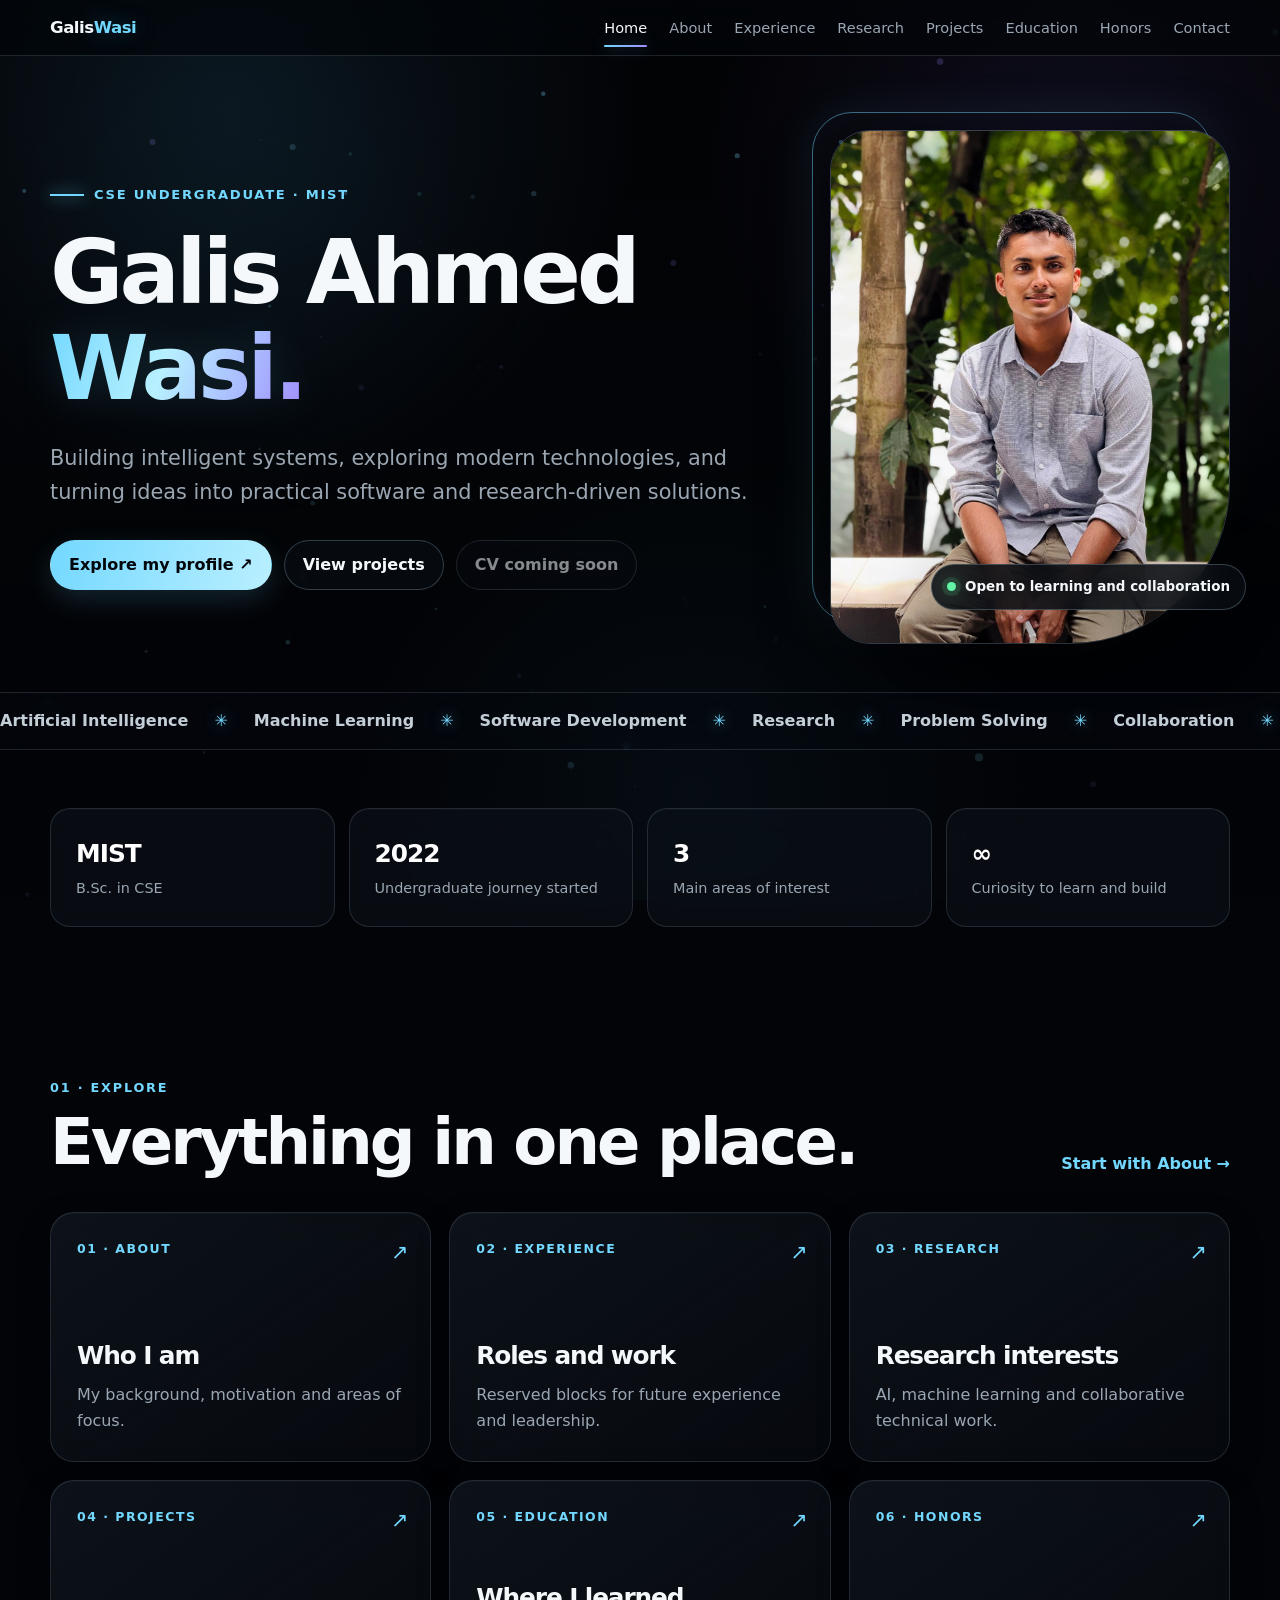
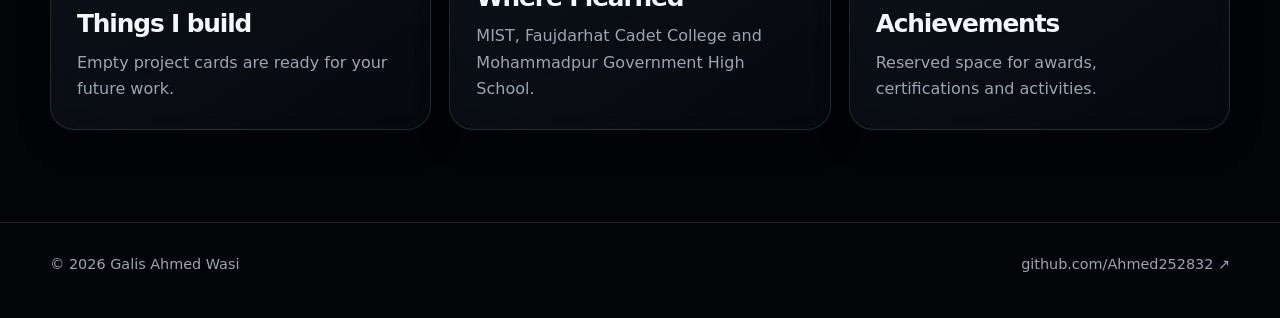
<file: index.html>
<!doctype html>
<html lang="en">
<head>
  <meta charset="utf-8">
  <meta name="viewport" content="width=device-width, initial-scale=1">
  <meta name="description" content="Portfolio of Galis Ahmed Wasi, a CSE undergraduate at MIST interested in AI, machine learning, software development and research.">
  <title>Galis Ahmed Wasi | Portfolio</title>
  <link rel="stylesheet" href="assets/css/style.css">
</head>
<body>
  <header class="site-header">
    <div class="container nav-wrap">
      <a class="brand" href="index.html">Galis<span>Wasi</span></a>
      <button class="menu-btn" type="button" aria-label="Open navigation" aria-expanded="false">☰</button>
      <nav class="nav-links" aria-label="Primary navigation">
        <a aria-current="page" href="index.html">Home</a>
        <a href="about.html">About</a>
        <a href="experience.html">Experience</a>
        <a href="research.html">Research</a>
        <a href="projects.html">Projects</a>
        <a href="education.html">Education</a>
        <a href="honors.html">Honors</a>
        <a href="contact.html">Contact</a>
      </nav>
    </div>
  </header>

  <main>
    <section class="hero">
      <div class="container hero-grid">
        <div class="reveal">
          <div class="eyebrow">CSE Undergraduate · MIST</div>
          <h1>Galis Ahmed <span>Wasi.</span></h1>
          <p class="lead">Building intelligent systems, exploring modern technologies, and turning ideas into practical software and research-driven solutions.</p>
          <div class="hero-actions">
            <a class="btn btn-primary" href="about.html">Explore my profile ↗</a>
            <a class="btn btn-soft" href="projects.html">View projects</a>
            <span class="btn btn-soft btn-disabled" title="Add your CV file later">CV coming soon</span>
          </div>
        </div>
        <div class="portrait-shell reveal">
          <img class="portrait" src="assets/images/profile.jpeg" alt="Portrait of Galis Ahmed Wasi">
          <div class="status-chip"><span class="status-dot"></span> Open to learning and collaboration</div>
        </div>
      </div>
    </section>

    <div class="marquee" aria-label="Areas of interest">
      <div class="marquee-track">
        <span>Artificial Intelligence</span><span>Machine Learning</span><span>Software Development</span><span>Research</span><span>Problem Solving</span><span>Collaboration</span>
        <span>Artificial Intelligence</span><span>Machine Learning</span><span>Software Development</span><span>Research</span><span>Problem Solving</span><span>Collaboration</span>
      </div>
    </div>

    <section class="section-sm">
      <div class="container stats-grid reveal">
        <div class="stat"><strong>MIST</strong><span>B.Sc. in CSE</span></div>
        <div class="stat"><strong>2022</strong><span>Undergraduate journey started</span></div>
        <div class="stat"><strong>3</strong><span>Main areas of interest</span></div>
        <div class="stat"><strong>∞</strong><span>Curiosity to learn and build</span></div>
      </div>
    </section>

    <section class="section">
      <div class="container">
        <div class="section-head reveal">
          <div>
            <div class="section-number">01 · Explore</div>
            <h2>Everything in one place.</h2>
          </div>
          <a class="text-link" href="about.html">Start with About →</a>
        </div>
        <div class="cards">
          <a class="card reveal" href="about.html"><span class="card-index">01 · About</span><span class="card-arrow">↗</span><h3>Who I am</h3><p>My background, motivation and areas of focus.</p></a>
          <a class="card reveal" href="experience.html"><span class="card-index">02 · Experience</span><span class="card-arrow">↗</span><h3>Roles and work</h3><p>Reserved blocks for future experience and leadership.</p></a>
          <a class="card reveal" href="research.html"><span class="card-index">03 · Research</span><span class="card-arrow">↗</span><h3>Research interests</h3><p>AI, machine learning and collaborative technical work.</p></a>
          <a class="card reveal" href="projects.html"><span class="card-index">04 · Projects</span><span class="card-arrow">↗</span><h3>Things I build</h3><p>Empty project cards are ready for your future work.</p></a>
          <a class="card reveal" href="education.html"><span class="card-index">05 · Education</span><span class="card-arrow">↗</span><h3>Where I learned</h3><p>MIST, Faujdarhat Cadet College and Mohammadpur Government High School.</p></a>
          <a class="card reveal" href="honors.html"><span class="card-index">06 · Honors</span><span class="card-arrow">↗</span><h3>Achievements</h3><p>Reserved space for awards, certifications and activities.</p></a>
        </div>
      </div>
    </section>
  </main>

  <footer class="site-footer"><div class="container footer-wrap"><span>© <span data-year></span> Galis Ahmed Wasi</span><a href="https://github.com/Ahmed252832" target="_blank" rel="noreferrer">github.com/Ahmed252832 ↗</a></div></footer>
  <script src="assets/js/main.js"></script>
</body>
</html>
</file>
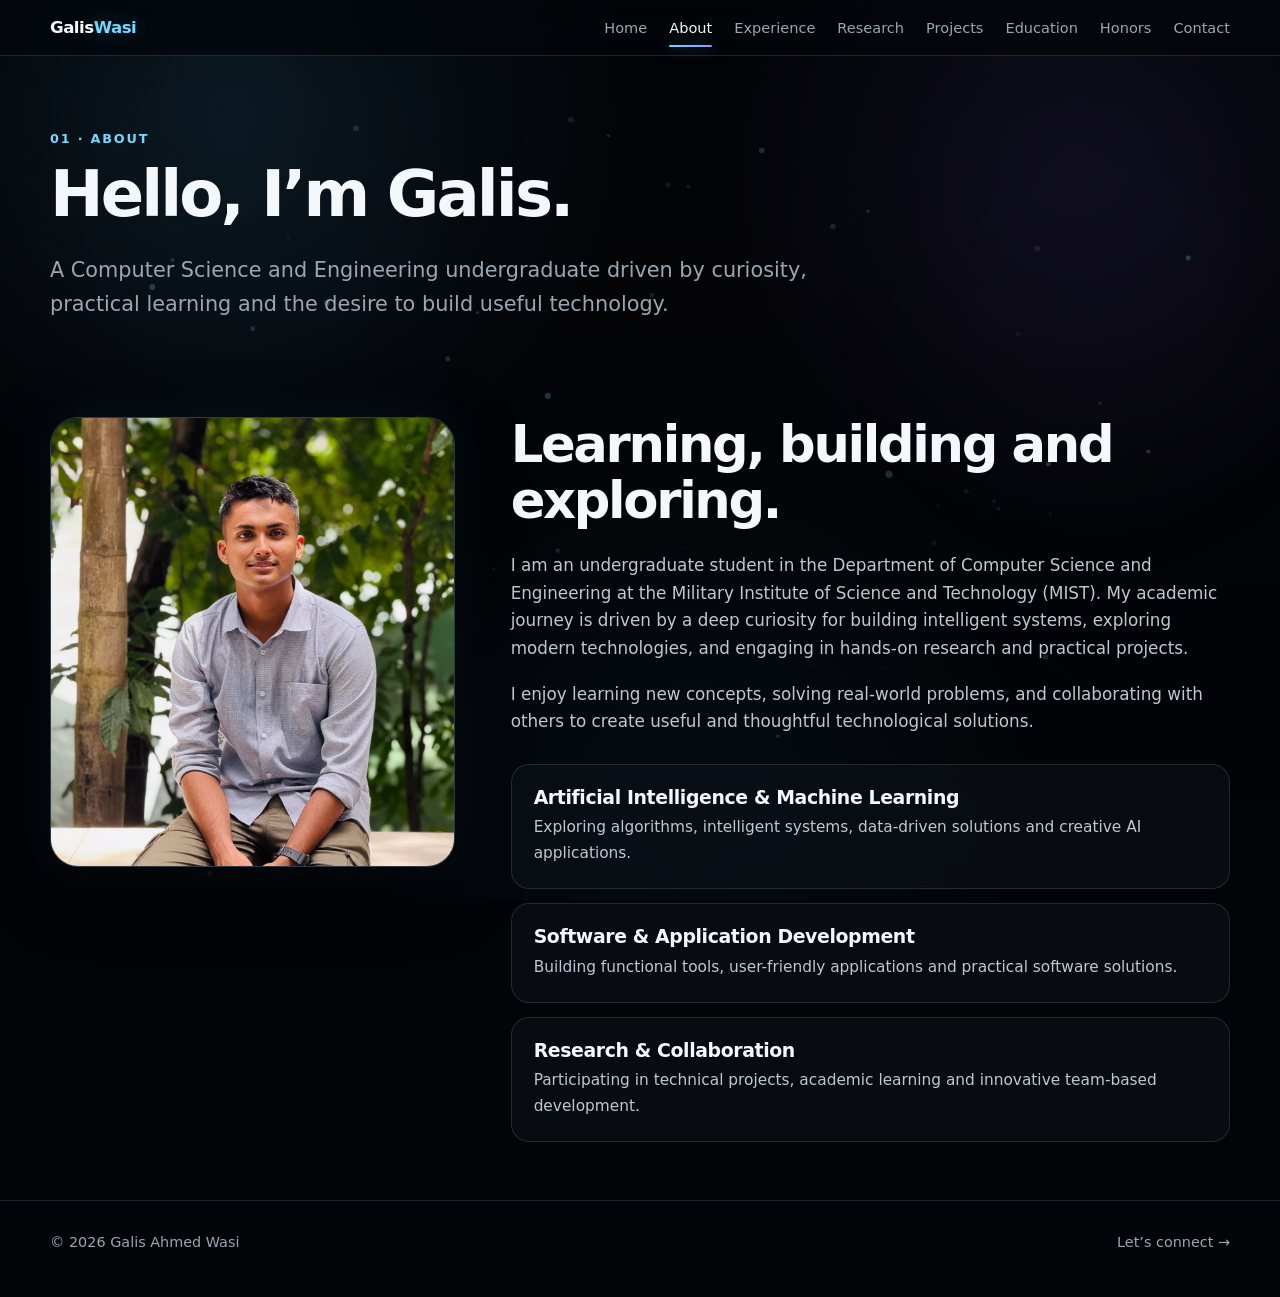
<file: about.html>
<!doctype html><html lang="en"><head><meta charset="utf-8"><meta name="viewport" content="width=device-width, initial-scale=1"><meta name="description" content="About Galis Ahmed Wasi"><title>About | Galis Ahmed Wasi</title><link rel="stylesheet" href="assets/css/style.css"></head><body>
<header class="site-header"><div class="container nav-wrap"><a class="brand" href="index.html">Galis<span>Wasi</span></a><button class="menu-btn" type="button" aria-label="Open navigation" aria-expanded="false">☰</button><nav class="nav-links"><a href="index.html">Home</a><a aria-current="page" href="about.html">About</a><a href="experience.html">Experience</a><a href="research.html">Research</a><a href="projects.html">Projects</a><a href="education.html">Education</a><a href="honors.html">Honors</a><a href="contact.html">Contact</a></nav></div></header>
<main><section class="page-hero"><div class="container reveal"><div class="section-number">01 · About</div><h1>Hello, I’m Galis.</h1><p class="lead">A Computer Science and Engineering undergraduate driven by curiosity, practical learning and the desire to build useful technology.</p></div></section>
<section class="section-sm"><div class="container content-grid"><aside class="sticky-panel reveal"><img class="small-portrait" src="assets/images/profile.jpeg" alt="Portrait of Galis Ahmed Wasi"></aside><article class="copy reveal"><h2>Learning, building and exploring.</h2><p>I am an undergraduate student in the Department of Computer Science and Engineering at the Military Institute of Science and Technology (MIST). My academic journey is driven by a deep curiosity for building intelligent systems, exploring modern technologies, and engaging in hands-on research and practical projects.</p><p>I enjoy learning new concepts, solving real-world problems, and collaborating with others to create useful and thoughtful technological solutions.</p><div class="interest-list"><div class="interest-item"><h3>Artificial Intelligence & Machine Learning</h3><p>Exploring algorithms, intelligent systems, data-driven solutions and creative AI applications.</p></div><div class="interest-item"><h3>Software & Application Development</h3><p>Building functional tools, user-friendly applications and practical software solutions.</p></div><div class="interest-item"><h3>Research & Collaboration</h3><p>Participating in technical projects, academic learning and innovative team-based development.</p></div></div></article></div></section></main>
<footer class="site-footer"><div class="container footer-wrap"><span>© <span data-year></span> Galis Ahmed Wasi</span><a href="contact.html">Let’s connect →</a></div></footer><script src="assets/js/main.js"></script></body></html>
</file>
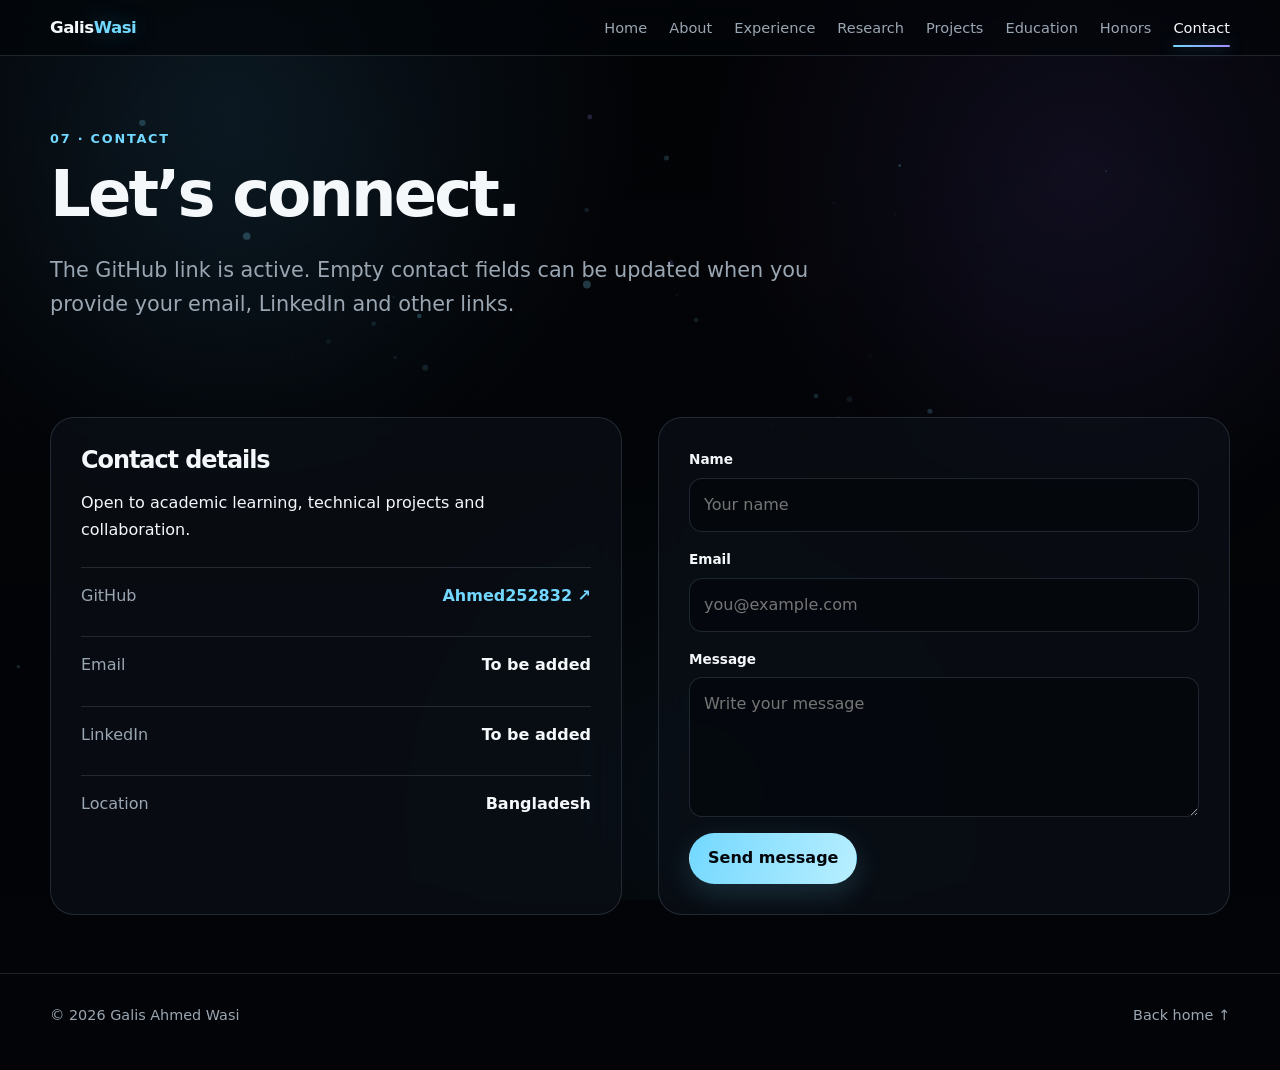
<file: contact.html>
<!doctype html><html lang="en"><head><meta charset="utf-8"><meta name="viewport" content="width=device-width, initial-scale=1"><meta name="description" content="Contact Galis Ahmed Wasi"><title>Contact | Galis Ahmed Wasi</title><link rel="stylesheet" href="assets/css/style.css"></head><body>
<header class="site-header"><div class="container nav-wrap"><a class="brand" href="index.html">Galis<span>Wasi</span></a><button class="menu-btn" type="button" aria-label="Open navigation" aria-expanded="false">☰</button><nav class="nav-links"><a href="index.html">Home</a><a href="about.html">About</a><a href="experience.html">Experience</a><a href="research.html">Research</a><a href="projects.html">Projects</a><a href="education.html">Education</a><a href="honors.html">Honors</a><a aria-current="page" href="contact.html">Contact</a></nav></div></header>
<main><section class="page-hero"><div class="container reveal"><div class="section-number">07 · Contact</div><h1>Let’s connect.</h1><p class="lead">The GitHub link is active. Empty contact fields can be updated when you provide your email, LinkedIn and other links.</p></div></section><section class="section-sm"><div class="container contact-grid">
<div class="contact-panel reveal"><h2>Contact details</h2><p>Open to academic learning, technical projects and collaboration.</p><div class="contact-list"><div class="contact-item"><span>GitHub</span><a class="text-link" href="https://github.com/Ahmed252832" target="_blank" rel="noreferrer">Ahmed252832 ↗</a></div><div class="contact-item"><span>Email</span><strong>To be added</strong></div><div class="contact-item"><span>LinkedIn</span><strong>To be added</strong></div><div class="contact-item"><span>Location</span><strong>Bangladesh</strong></div></div></div>
<form class="contact-form reveal" onsubmit="event.preventDefault(); alert('Add your email service or Formspree link to activate this form.');"><div class="form-row"><label for="name">Name</label><input id="name" name="name" type="text" placeholder="Your name"></div><div class="form-row"><label for="email">Email</label><input id="email" name="email" type="email" placeholder="you@example.com"></div><div class="form-row"><label for="message">Message</label><textarea id="message" name="message" placeholder="Write your message"></textarea></div><button class="btn btn-primary" type="submit">Send message</button></form>
</div></section></main><footer class="site-footer"><div class="container footer-wrap"><span>© <span data-year></span> Galis Ahmed Wasi</span><a href="index.html">Back home ↑</a></div></footer><script src="assets/js/main.js"></script></body></html>
</file>
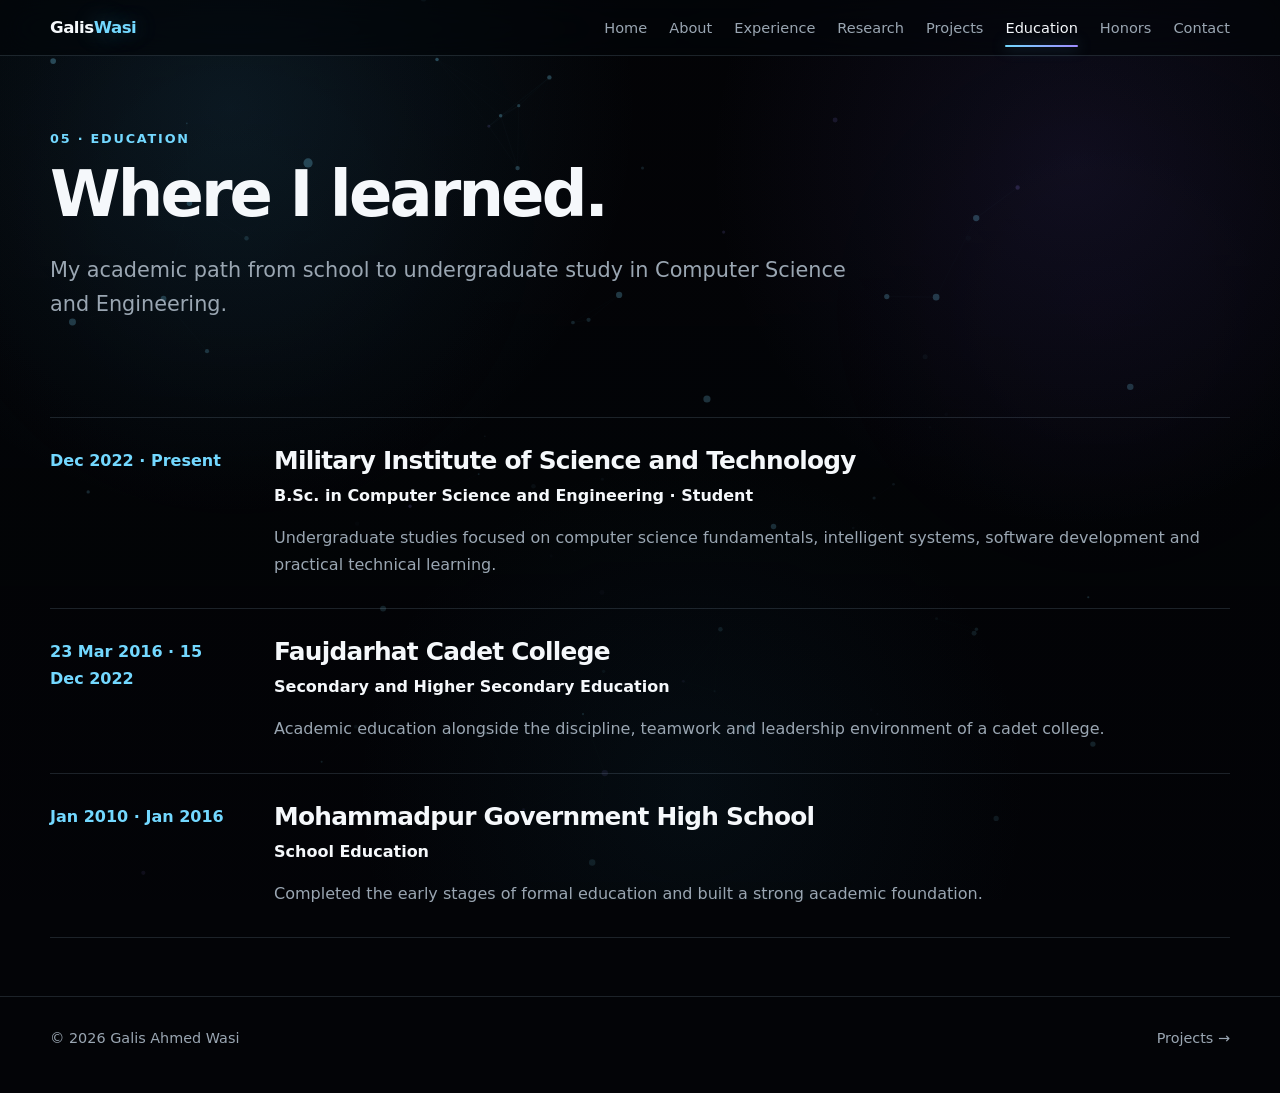
<file: education.html>
<!doctype html><html lang="en"><head><meta charset="utf-8"><meta name="viewport" content="width=device-width, initial-scale=1"><meta name="description" content="Education of Galis Ahmed Wasi"><title>Education | Galis Ahmed Wasi</title><link rel="stylesheet" href="assets/css/style.css"></head><body>
<header class="site-header"><div class="container nav-wrap"><a class="brand" href="index.html">Galis<span>Wasi</span></a><button class="menu-btn" type="button" aria-label="Open navigation" aria-expanded="false">☰</button><nav class="nav-links"><a href="index.html">Home</a><a href="about.html">About</a><a href="experience.html">Experience</a><a href="research.html">Research</a><a href="projects.html">Projects</a><a aria-current="page" href="education.html">Education</a><a href="honors.html">Honors</a><a href="contact.html">Contact</a></nav></div></header>
<main><section class="page-hero"><div class="container reveal"><div class="section-number">05 · Education</div><h1>Where I learned.</h1><p class="lead">My academic path from school to undergraduate study in Computer Science and Engineering.</p></div></section><section class="section-sm"><div class="container timeline reveal">
<div class="timeline-item"><div class="timeline-date">Dec 2022 · Present</div><div class="timeline-content"><h3>Military Institute of Science and Technology</h3><span class="role">B.Sc. in Computer Science and Engineering · Student</span><p>Undergraduate studies focused on computer science fundamentals, intelligent systems, software development and practical technical learning.</p></div></div>
<div class="timeline-item"><div class="timeline-date">23 Mar 2016 · 15 Dec 2022</div><div class="timeline-content"><h3>Faujdarhat Cadet College</h3><span class="role">Secondary and Higher Secondary Education</span><p>Academic education alongside the discipline, teamwork and leadership environment of a cadet college.</p></div></div>
<div class="timeline-item"><div class="timeline-date">Jan 2010 · Jan 2016</div><div class="timeline-content"><h3>Mohammadpur Government High School</h3><span class="role">School Education</span><p>Completed the early stages of formal education and built a strong academic foundation.</p></div></div>
</div></section></main><footer class="site-footer"><div class="container footer-wrap"><span>© <span data-year></span> Galis Ahmed Wasi</span><a href="projects.html">Projects →</a></div></footer><script src="assets/js/main.js"></script></body></html>
</file>
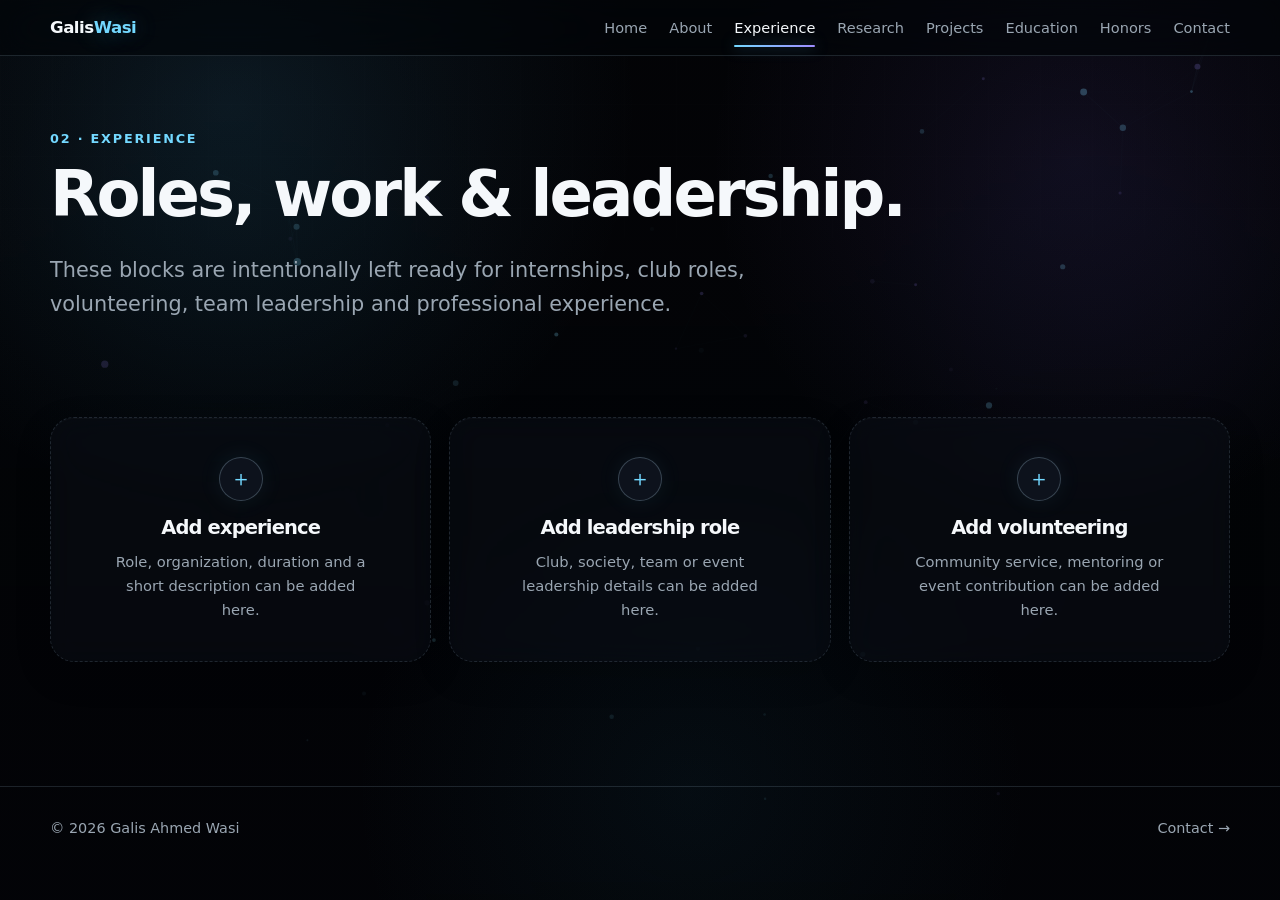
<file: experience.html>
<!doctype html><html lang="en"><head><meta charset="utf-8"><meta name="viewport" content="width=device-width, initial-scale=1"><meta name="description" content="Experience of Galis Ahmed Wasi"><title>Experience | Galis Ahmed Wasi</title><link rel="stylesheet" href="assets/css/style.css"></head><body>
<header class="site-header"><div class="container nav-wrap"><a class="brand" href="index.html">Galis<span>Wasi</span></a><button class="menu-btn" type="button" aria-label="Open navigation" aria-expanded="false">☰</button><nav class="nav-links"><a href="index.html">Home</a><a href="about.html">About</a><a aria-current="page" href="experience.html">Experience</a><a href="research.html">Research</a><a href="projects.html">Projects</a><a href="education.html">Education</a><a href="honors.html">Honors</a><a href="contact.html">Contact</a></nav></div></header>
<main><section class="page-hero"><div class="container reveal"><div class="section-number">02 · Experience</div><h1>Roles, work & leadership.</h1><p class="lead">These blocks are intentionally left ready for internships, club roles, volunteering, team leadership and professional experience.</p></div></section><section class="section-sm"><div class="container cards">
<div class="card placeholder-card reveal"><div class="placeholder-icon">＋</div><h3>Add experience</h3><p>Role, organization, duration and a short description can be added here.</p></div>
<div class="card placeholder-card reveal"><div class="placeholder-icon">＋</div><h3>Add leadership role</h3><p>Club, society, team or event leadership details can be added here.</p></div>
<div class="card placeholder-card reveal"><div class="placeholder-icon">＋</div><h3>Add volunteering</h3><p>Community service, mentoring or event contribution can be added here.</p></div>
</div></section></main><footer class="site-footer"><div class="container footer-wrap"><span>© <span data-year></span> Galis Ahmed Wasi</span><a href="contact.html">Contact →</a></div></footer><script src="assets/js/main.js"></script></body></html>
</file>
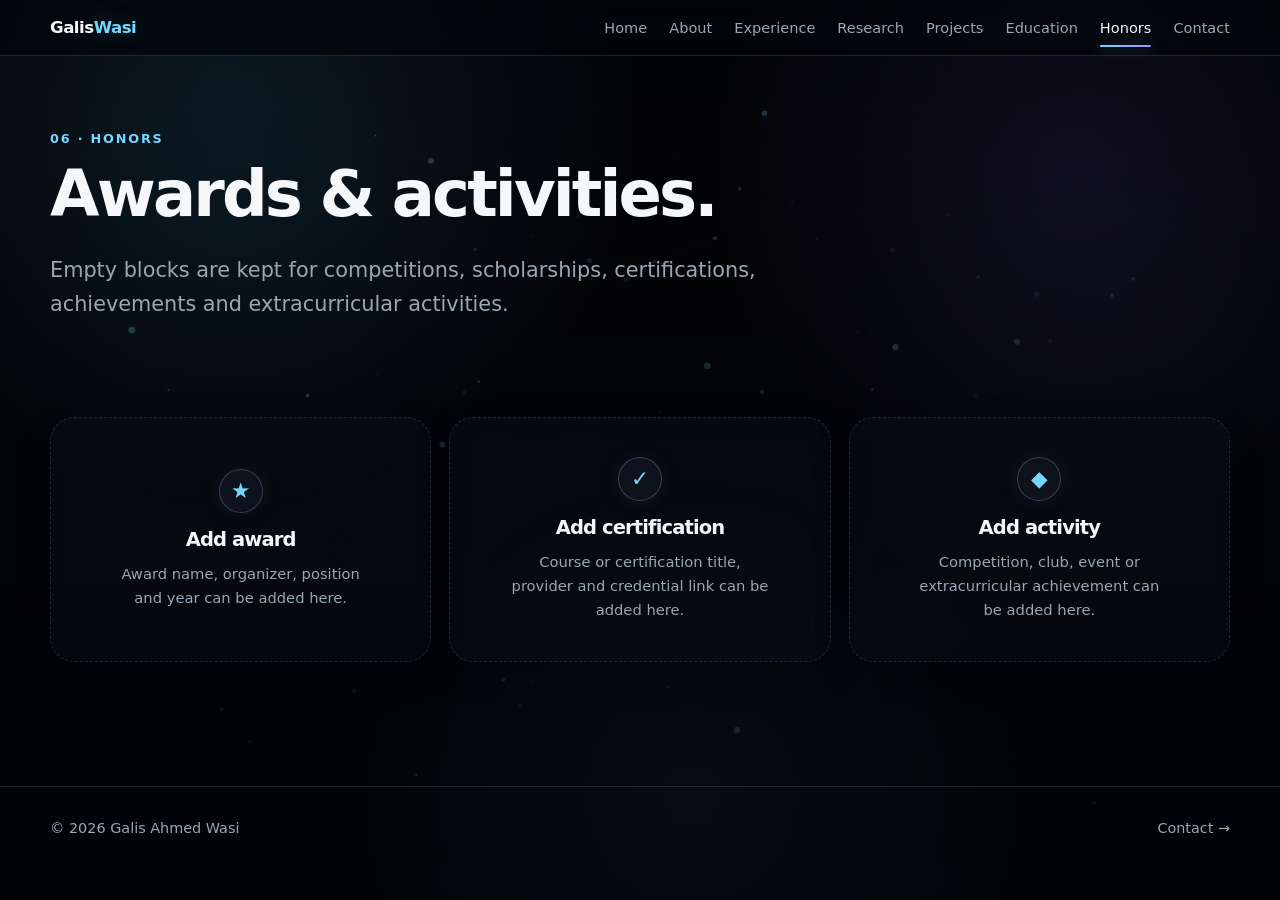
<file: honors.html>
<!doctype html><html lang="en"><head><meta charset="utf-8"><meta name="viewport" content="width=device-width, initial-scale=1"><meta name="description" content="Honors and achievements of Galis Ahmed Wasi"><title>Honors | Galis Ahmed Wasi</title><link rel="stylesheet" href="assets/css/style.css"></head><body>
<header class="site-header"><div class="container nav-wrap"><a class="brand" href="index.html">Galis<span>Wasi</span></a><button class="menu-btn" type="button" aria-label="Open navigation" aria-expanded="false">☰</button><nav class="nav-links"><a href="index.html">Home</a><a href="about.html">About</a><a href="experience.html">Experience</a><a href="research.html">Research</a><a href="projects.html">Projects</a><a href="education.html">Education</a><a aria-current="page" href="honors.html">Honors</a><a href="contact.html">Contact</a></nav></div></header>
<main><section class="page-hero"><div class="container reveal"><div class="section-number">06 · Honors</div><h1>Awards & activities.</h1><p class="lead">Empty blocks are kept for competitions, scholarships, certifications, achievements and extracurricular activities.</p></div></section><section class="section-sm"><div class="container cards">
<div class="card placeholder-card reveal"><div class="placeholder-icon">★</div><h3>Add award</h3><p>Award name, organizer, position and year can be added here.</p></div>
<div class="card placeholder-card reveal"><div class="placeholder-icon">✓</div><h3>Add certification</h3><p>Course or certification title, provider and credential link can be added here.</p></div>
<div class="card placeholder-card reveal"><div class="placeholder-icon">◆</div><h3>Add activity</h3><p>Competition, club, event or extracurricular achievement can be added here.</p></div>
</div></section></main><footer class="site-footer"><div class="container footer-wrap"><span>© <span data-year></span> Galis Ahmed Wasi</span><a href="contact.html">Contact →</a></div></footer><script src="assets/js/main.js"></script></body></html>
</file>
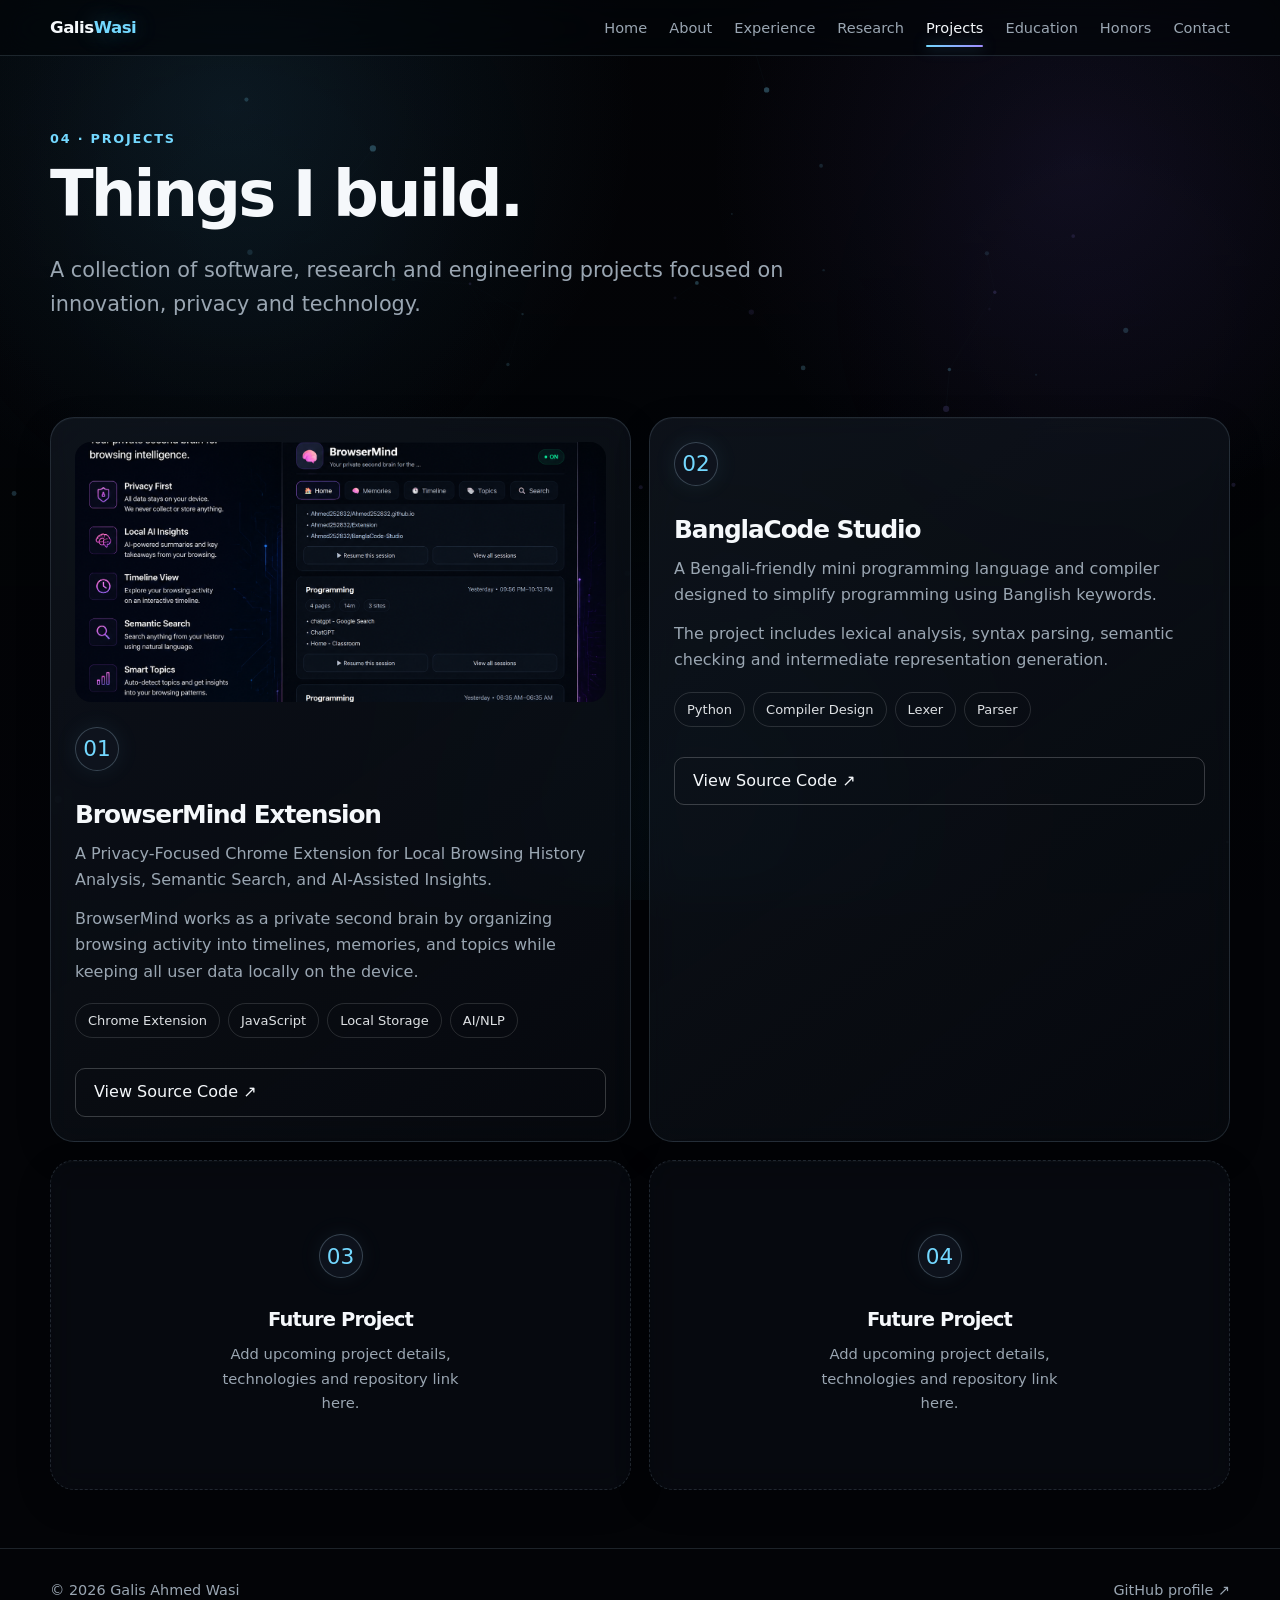
<file: projects.html>
<!doctype html>
<html lang="en">

<head>
<meta charset="utf-8">
<meta name="viewport" content="width=device-width, initial-scale=1">

<meta name="description" content="Projects of Galis Ahmed Wasi">

<title>Projects | Galis Ahmed Wasi</title>

<link rel="stylesheet" href="assets/css/style.css">
</head>


<body>

<header class="site-header">

<div class="container nav-wrap">

<a class="brand" href="index.html">
Galis<span>Wasi</span>
</a>


<button class="menu-btn" type="button" aria-label="Open navigation" aria-expanded="false">
☰
</button>


<nav class="nav-links">

<a href="index.html">Home</a>

<a href="about.html">About</a>

<a href="experience.html">Experience</a>

<a href="research.html">Research</a>

<a aria-current="page" href="projects.html">Projects</a>

<a href="education.html">Education</a>

<a href="honors.html">Honors</a>

<a href="contact.html">Contact</a>

</nav>


</div>

</header>



<main>


<section class="page-hero">

<div class="container reveal">

<div class="section-number">
04 · Projects
</div>


<h1>
Things I build.
</h1>


<p class="lead">
A collection of software, research and engineering projects focused on innovation, privacy and technology.
</p>


</div>

</section>





<section class="section-sm">


<div class="container project-grid">





<!-- BrowserMind Project -->

<div class="card project-card reveal">


<img src="./assets/images/browsermind.png"
alt="BrowserMind Extension"
class="project-image">



<div class="placeholder-icon">
01
</div>



<h3>
BrowserMind Extension
</h3>



<p>

A Privacy-Focused Chrome Extension for Local Browsing History Analysis, Semantic Search, and AI-Assisted Insights.

</p>



<p>

BrowserMind works as a private second brain by organizing browsing activity into timelines, memories, and topics while keeping all user data locally on the device.

</p>



<div class="tech-stack">

<span>Chrome Extension</span>

<span>JavaScript</span>

<span>Local Storage</span>

<span>AI/NLP</span>

</div>



<a class="project-link"
href="https://github.com/Ahmed252832/Extension"
target="_blank"
rel="noreferrer">

View Source Code ↗

</a>


</div>








<!-- BanglaCode Project -->


<div class="card project-card reveal">



<div class="placeholder-icon">
02
</div>



<h3>
BanglaCode Studio
</h3>



<p>

A Bengali-friendly mini programming language and compiler designed to simplify programming using Banglish keywords.

</p>



<p>

The project includes lexical analysis, syntax parsing, semantic checking and intermediate representation generation.

</p>



<div class="tech-stack">

<span>Python</span>

<span>Compiler Design</span>

<span>Lexer</span>

<span>Parser</span>

</div>



<a class="project-link"
href="https://github.com/Ahmed252832/BanglaCode-Studio"
target="_blank"
rel="noreferrer">

View Source Code ↗

</a>



</div>










<!-- Future Project 03 -->


<div class="card project-card placeholder-card reveal">


<div class="placeholder-icon">
03
</div>


<h3>
Future Project
</h3>


<p>
Add upcoming project details, technologies and repository link here.
</p>


</div>










<!-- Future Project 04 -->


<div class="card project-card placeholder-card reveal">


<div class="placeholder-icon">
04
</div>


<h3>
Future Project
</h3>


<p>
Add upcoming project details, technologies and repository link here.
</p>


</div>






</div>


</section>


</main>






<footer class="site-footer">


<div class="container footer-wrap">


<span>
© <span data-year></span> Galis Ahmed Wasi
</span>



<a href="https://github.com/Ahmed252832"
target="_blank"
rel="noreferrer">

GitHub profile ↗

</a>



</div>


</footer>





<script src="assets/js/main.js"></script>


</body>

</html>
</file>
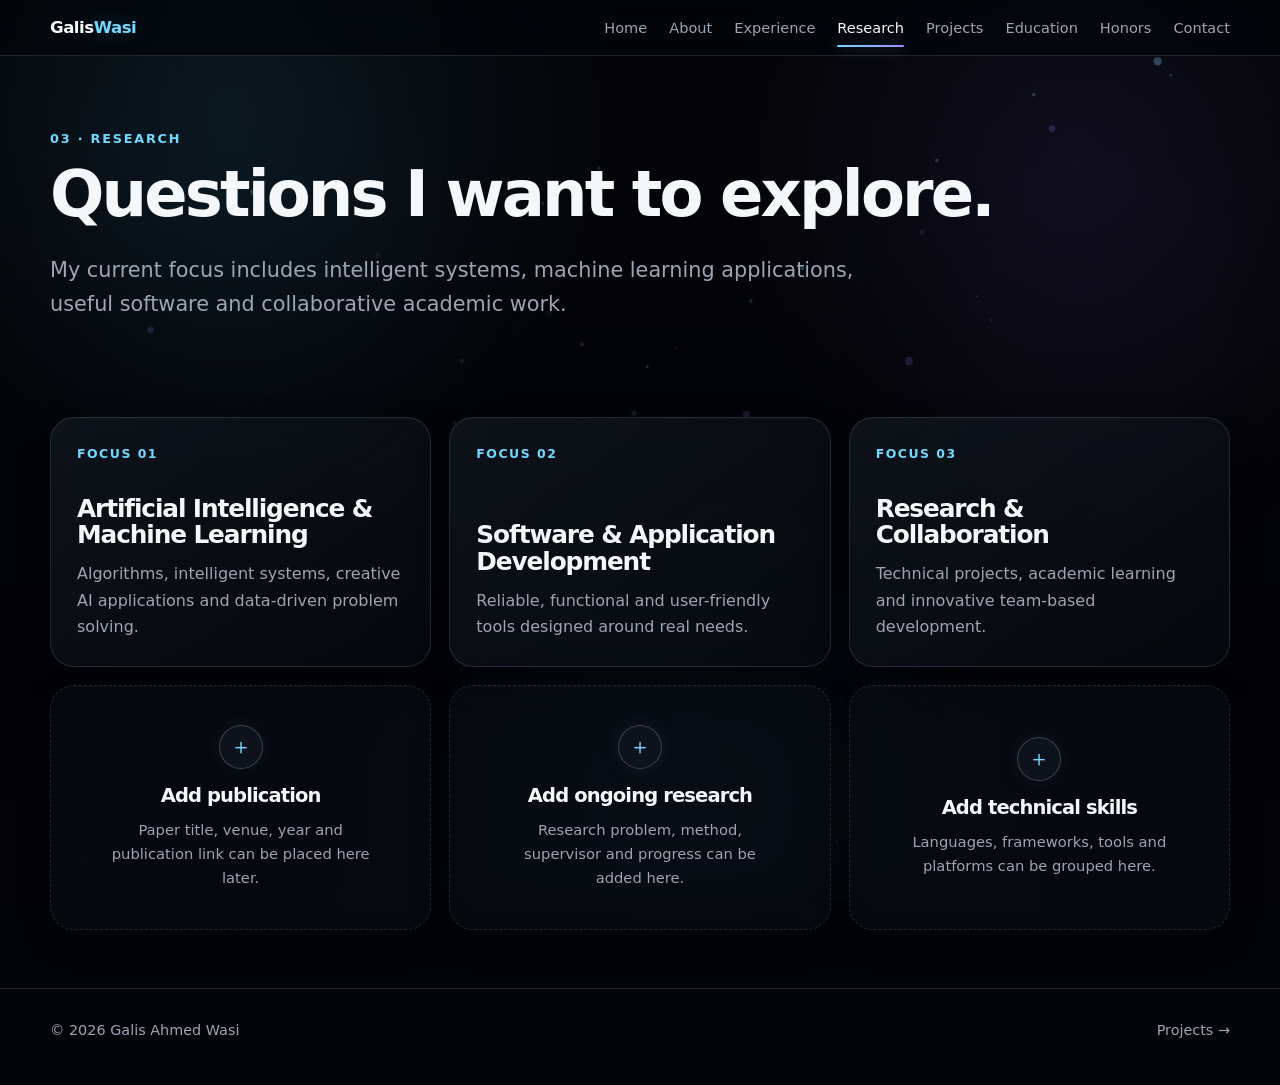
<file: research.html>
<!doctype html><html lang="en"><head><meta charset="utf-8"><meta name="viewport" content="width=device-width, initial-scale=1"><meta name="description" content="Research interests of Galis Ahmed Wasi"><title>Research | Galis Ahmed Wasi</title><link rel="stylesheet" href="assets/css/style.css"></head><body>
<header class="site-header"><div class="container nav-wrap"><a class="brand" href="index.html">Galis<span>Wasi</span></a><button class="menu-btn" type="button" aria-label="Open navigation" aria-expanded="false">☰</button><nav class="nav-links"><a href="index.html">Home</a><a href="about.html">About</a><a href="experience.html">Experience</a><a aria-current="page" href="research.html">Research</a><a href="projects.html">Projects</a><a href="education.html">Education</a><a href="honors.html">Honors</a><a href="contact.html">Contact</a></nav></div></header>
<main><section class="page-hero"><div class="container reveal"><div class="section-number">03 · Research</div><h1>Questions I want to explore.</h1><p class="lead">My current focus includes intelligent systems, machine learning applications, useful software and collaborative academic work.</p></div></section><section class="section-sm"><div class="container cards">
<div class="card reveal"><span class="card-index">Focus 01</span><h3>Artificial Intelligence & Machine Learning</h3><p>Algorithms, intelligent systems, creative AI applications and data-driven problem solving.</p></div>
<div class="card reveal"><span class="card-index">Focus 02</span><h3>Software & Application Development</h3><p>Reliable, functional and user-friendly tools designed around real needs.</p></div>
<div class="card reveal"><span class="card-index">Focus 03</span><h3>Research & Collaboration</h3><p>Technical projects, academic learning and innovative team-based development.</p></div>
<div class="card placeholder-card reveal"><div class="placeholder-icon">＋</div><h3>Add publication</h3><p>Paper title, venue, year and publication link can be placed here later.</p></div>
<div class="card placeholder-card reveal"><div class="placeholder-icon">＋</div><h3>Add ongoing research</h3><p>Research problem, method, supervisor and progress can be added here.</p></div>
<div class="card placeholder-card reveal"><div class="placeholder-icon">＋</div><h3>Add technical skills</h3><p>Languages, frameworks, tools and platforms can be grouped here.</p></div>
</div></section></main><footer class="site-footer"><div class="container footer-wrap"><span>© <span data-year></span> Galis Ahmed Wasi</span><a href="projects.html">Projects →</a></div></footer><script src="assets/js/main.js"></script></body></html>
</file>
<file: assets/css/style.css>
:root {
  color-scheme: dark;
  --bg: #030407;
  --surface: rgba(13, 17, 24, 0.68);
  --surface-strong: rgba(16, 21, 29, 0.92);
  --ink: #f5f8fb;
  --muted: #9aa6b2;
  --line: rgba(166, 196, 220, 0.16);
  --line-strong: rgba(166, 196, 220, 0.28);
  --accent: #73d8ff;
  --accent-2: #9f8cff;
  --accent-soft: rgba(115, 216, 255, 0.12);
  --shadow: 0 22px 70px rgba(0, 0, 0, 0.48);
  --glow: 0 0 36px rgba(115, 216, 255, 0.16);
  --radius: 24px;
  --max: 1180px;
}

* { box-sizing: border-box; }
html {
  min-height: 100%;
  scroll-behavior: smooth;
  background: var(--bg);
}
body {
  min-height: 100%;
  margin: 0;
  overflow-x: hidden;
  color: var(--ink);
  background: transparent;
  font-family: Inter, ui-sans-serif, system-ui, -apple-system, BlinkMacSystemFont, "Segoe UI", sans-serif;
  line-height: 1.65;
}
body::before {
  content: "";
  position: fixed;
  inset: 0;
  z-index: -2;
  pointer-events: none;
  background:
    radial-gradient(circle at 18% 12%, rgba(66, 147, 190, 0.13), transparent 31%),
    radial-gradient(circle at 84% 18%, rgba(106, 84, 190, 0.12), transparent 28%),
    radial-gradient(circle at 54% 88%, rgba(31, 105, 135, 0.09), transparent 32%),
    linear-gradient(180deg, rgba(3, 4, 7, 0.56), rgba(3, 4, 7, 0.86));
}
body::after {
  content: "";
  position: fixed;
  inset: 0;
  z-index: -1;
  pointer-events: none;
  opacity: 0.3;
  background-image:
    linear-gradient(rgba(255, 255, 255, 0.018) 1px, transparent 1px),
    linear-gradient(90deg, rgba(255, 255, 255, 0.018) 1px, transparent 1px);
  background-size: 52px 52px;
  mask-image: linear-gradient(to bottom, black, transparent 88%);
}

#live-background {
  position: fixed;
  inset: 0;
  z-index: -3;
  width: 100%;
  height: 100%;
  pointer-events: none;
}

::selection { color: #020508; background: var(--accent); }
a { color: inherit; text-decoration: none; }
img { max-width: 100%; display: block; }
button, input, textarea { font: inherit; }

.container { width: min(calc(100% - 36px), var(--max)); margin-inline: auto; }

.site-header {
  position: sticky;
  top: 0;
  z-index: 20;
  padding: 14px 0;
  border-bottom: 1px solid var(--line);
  background: rgba(3, 5, 9, 0.66);
  backdrop-filter: blur(18px) saturate(135%);
  -webkit-backdrop-filter: blur(18px) saturate(135%);
}
.nav-wrap { display: flex; align-items: center; justify-content: space-between; gap: 24px; }
.brand { font-size: 1.04rem; font-weight: 800; letter-spacing: -0.03em; }
.brand span {
  color: var(--accent);
  text-shadow: 0 0 22px rgba(115, 216, 255, 0.34);
}
.nav-links { display: flex; align-items: center; gap: 22px; font-size: 0.91rem; color: var(--muted); }
.nav-links a { position: relative; transition: color 0.2s ease; }
.nav-links a::after {
  content: "";
  position: absolute;
  left: 0;
  bottom: -7px;
  width: 100%;
  height: 2px;
  border-radius: 999px;
  background: linear-gradient(90deg, var(--accent), var(--accent-2));
  box-shadow: 0 0 14px rgba(115, 216, 255, 0.5);
  transform: scaleX(0);
  transform-origin: left;
  transition: transform 0.2s ease;
}
.nav-links a:hover,
.nav-links a[aria-current="page"] { color: var(--ink); }
.nav-links a:hover::after,
.nav-links a[aria-current="page"]::after { transform: scaleX(1); }
.menu-btn {
  display: none;
  color: var(--ink);
  border: 1px solid var(--line-strong);
  background: var(--surface-strong);
  border-radius: 12px;
  padding: 9px 11px;
  cursor: pointer;
}

main,
.site-footer {
  transition: opacity 0.22s ease, transform 0.22s ease, filter 0.22s ease;
}
body.is-transitioning main,
body.is-transitioning .site-footer {
  opacity: 0;
  transform: translateY(8px);
  filter: blur(3px);
}
main { min-height: calc(100vh - 170px); }
.hero { padding: 74px 0 48px; }
.hero-grid {
  display: grid;
  grid-template-columns: 1.28fr 0.72fr;
  gap: 68px;
  align-items: center;
}
.eyebrow {
  display: flex;
  align-items: center;
  gap: 10px;
  color: var(--accent);
  font-size: 0.82rem;
  font-weight: 800;
  letter-spacing: 0.13em;
  text-transform: uppercase;
}
.eyebrow::before {
  content: "";
  width: 34px;
  height: 2px;
  background: currentColor;
  box-shadow: 0 0 16px currentColor;
}
h1, h2, h3 { margin: 0; line-height: 1.08; letter-spacing: -0.045em; }
h1 { margin-top: 18px; font-size: clamp(3.3rem, 7vw, 7.2rem); font-weight: 850; }
.hero h1 span {
  color: transparent;
  background: linear-gradient(110deg, var(--accent), #b7f0ff 45%, var(--accent-2));
  background-clip: text;
  -webkit-background-clip: text;
  filter: drop-shadow(0 0 20px rgba(115, 216, 255, 0.14));
}
.lead { max-width: 720px; margin: 24px 0 0; font-size: clamp(1.08rem, 2vw, 1.3rem); color: var(--muted); }
.hero-actions { display: flex; flex-wrap: wrap; gap: 12px; margin-top: 30px; }
.btn {
  display: inline-flex;
  align-items: center;
  justify-content: center;
  gap: 9px;
  min-height: 46px;
  padding: 11px 18px;
  border: 1px solid var(--line-strong);
  border-radius: 999px;
  font-weight: 750;
  transition: transform 0.2s ease, background 0.2s ease, color 0.2s ease, border-color 0.2s ease, box-shadow 0.2s ease;
}
.btn:hover { transform: translateY(-2px); border-color: rgba(115, 216, 255, 0.5); box-shadow: var(--glow); }
.btn-primary {
  color: #03070b;
  border-color: transparent;
  background: linear-gradient(110deg, var(--accent), #b9efff);
  box-shadow: 0 10px 28px rgba(115, 216, 255, 0.16);
}
.btn-soft { background: rgba(12, 17, 24, 0.58); backdrop-filter: blur(12px); }
.btn-disabled { cursor: not-allowed; opacity: 0.55; }

.portrait-shell { position: relative; }
.portrait-shell::before {
  content: "";
  position: absolute;
  inset: -18px 18px 22px -18px;
  border: 1px solid rgba(115, 216, 255, 0.5);
  border-radius: 40px 40px 160px 40px;
  box-shadow: inset 0 0 40px rgba(115, 216, 255, 0.04), 0 0 45px rgba(115, 216, 255, 0.09);
}
.portrait {
  position: relative;
  aspect-ratio: 0.78;
  object-fit: cover;
  object-position: center 28%;
  border: 1px solid var(--line-strong);
  border-radius: 40px 40px 160px 40px;
  box-shadow: var(--shadow);
  filter: saturate(0.92) contrast(1.04);
}
.status-chip {
  position: absolute;
  right: -16px;
  bottom: 34px;
  z-index: 2;
  display: flex;
  align-items: center;
  gap: 9px;
  padding: 11px 15px;
  border: 1px solid var(--line-strong);
  border-radius: 999px;
  background: rgba(8, 13, 19, 0.88);
  box-shadow: var(--shadow);
  backdrop-filter: blur(16px);
  font-size: 0.84rem;
  font-weight: 700;
}
.status-dot {
  width: 9px;
  height: 9px;
  border-radius: 50%;
  background: #62f5a5;
  box-shadow: 0 0 0 5px rgba(98, 245, 165, 0.12), 0 0 18px rgba(98, 245, 165, 0.62);
}

.marquee {
  overflow: hidden;
  border-block: 1px solid var(--line);
  background: rgba(7, 11, 17, 0.42);
  backdrop-filter: blur(10px);
}
.marquee-track { display: flex; width: max-content; gap: 26px; padding: 15px 0; animation: move 22s linear infinite; }
.marquee span { display: inline-flex; align-items: center; gap: 26px; white-space: nowrap; font-weight: 750; color: #c4ced7; }
.marquee span::after { content: "✳"; color: var(--accent); text-shadow: 0 0 14px rgba(115, 216, 255, 0.5); }
@keyframes move { to { transform: translateX(-50%); } }

.section { padding: 92px 0; }
.section-sm { padding: 58px 0; }
.section-head { display: flex; align-items: flex-end; justify-content: space-between; gap: 24px; margin-bottom: 34px; }
.section-number { color: var(--accent); font-size: 0.8rem; font-weight: 850; letter-spacing: 0.14em; text-transform: uppercase; }
.section h2, .page-hero h1 { margin-top: 10px; font-size: clamp(2.5rem, 5vw, 5rem); }
.section-intro { max-width: 660px; color: var(--muted); margin: 16px 0 0; }
.text-link { color: var(--accent); font-weight: 800; }
.text-link:hover { text-shadow: 0 0 18px rgba(115, 216, 255, 0.42); }

.stats-grid { display: grid; grid-template-columns: repeat(4, 1fr); gap: 14px; }
.stat,
.card,
.interest-item,
.contact-panel,
.contact-form {
  backdrop-filter: blur(15px) saturate(120%);
  -webkit-backdrop-filter: blur(15px) saturate(120%);
}
.stat {
  padding: 25px;
  border: 1px solid var(--line);
  border-radius: 20px;
  background: var(--surface);
  box-shadow: inset 0 1px rgba(255, 255, 255, 0.03);
}
.stat strong { display: block; font-size: 1.55rem; letter-spacing: -0.04em; color: #fff; }
.stat span { color: var(--muted); font-size: 0.9rem; }

.cards { display: grid; grid-template-columns: repeat(3, 1fr); gap: 18px; }
.card {
  position: relative;
  min-height: 250px;
  display: flex;
  flex-direction: column;
  padding: 26px;
  overflow: hidden;
  border: 1px solid var(--line);
  border-radius: var(--radius);
  background: linear-gradient(145deg, rgba(17, 23, 32, 0.76), rgba(8, 12, 18, 0.58));
  box-shadow: inset 0 1px rgba(255, 255, 255, 0.025), 0 12px 35px rgba(0, 0, 0, 0.18);
  transition: transform 0.25s ease, box-shadow 0.25s ease, border-color 0.25s ease;
}
.card::before {
  content: "";
  position: absolute;
  inset: 0;
  pointer-events: none;
  opacity: 0;
  background: radial-gradient(circle at 80% 10%, rgba(115, 216, 255, 0.13), transparent 38%);
  transition: opacity 0.25s ease;
}
.card:hover {
  transform: translateY(-5px);
  border-color: rgba(115, 216, 255, 0.34);
  box-shadow: var(--shadow), var(--glow);
}
.card:hover::before { opacity: 1; }
.card-index { color: var(--accent); font-size: 0.78rem; font-weight: 850; letter-spacing: 0.12em; text-transform: uppercase; }
.card h3 { margin-top: auto; font-size: 1.55rem; }
.card p { margin: 12px 0 0; color: var(--muted); }
.card-arrow { position: absolute; top: 22px; right: 22px; font-size: 1.3rem; color: var(--accent); }

.placeholder-card {
  min-height: 245px;
  justify-content: center;
  align-items: center;
  text-align: center;
  border-style: dashed;
  background: rgba(10, 15, 22, 0.5);
}
.placeholder-icon {
  width: 44px;
  height: 44px;
  display: grid;
  place-items: center;
  margin-bottom: 16px;
  border: 1px solid var(--line-strong);
  border-radius: 50%;
  color: var(--accent);
  background: rgba(15, 21, 30, 0.9);
  box-shadow: 0 0 25px rgba(115, 216, 255, 0.08);
  font-size: 1.35rem;
}
.placeholder-card h3 { margin-top: 0; font-size: 1.22rem; }
.placeholder-card p { max-width: 260px; font-size: 0.92rem; }

.page-hero { padding: 72px 0 38px; }
.page-hero .lead { max-width: 810px; }
.content-grid { display: grid; grid-template-columns: 0.72fr 1.28fr; gap: 56px; align-items: start; }
.sticky-panel { position: sticky; top: 105px; }
.small-portrait {
  aspect-ratio: 0.9;
  object-fit: cover;
  object-position: center 30%;
  border: 1px solid var(--line-strong);
  border-radius: 28px;
  box-shadow: var(--shadow), 0 0 50px rgba(115, 216, 255, 0.07);
}
.copy h2 { margin-bottom: 24px; font-size: clamp(2rem, 4vw, 3.5rem); }
.copy p { color: #bec8d1; font-size: 1.05rem; }
.copy p + p { margin-top: 18px; }
.interest-list { display: grid; gap: 14px; margin-top: 28px; }
.interest-item {
  padding: 22px;
  border: 1px solid var(--line);
  border-radius: 18px;
  background: var(--surface);
}
.interest-item h3 { font-size: 1.18rem; letter-spacing: -0.02em; }
.interest-item p { margin: 8px 0 0; font-size: 0.96rem; }

timeline, .timeline { display: grid; }
.timeline-item { display: grid; grid-template-columns: 190px 1fr; gap: 34px; padding: 30px 0; border-top: 1px solid var(--line); }
.timeline-item:last-child { border-bottom: 1px solid var(--line); }
.timeline-date { color: var(--accent); font-weight: 800; }
.timeline-content h3 { font-size: 1.55rem; letter-spacing: -0.03em; }
.timeline-content .role { display: block; margin-top: 8px; font-weight: 750; }
.timeline-content p { color: var(--muted); margin-bottom: 0; }

.project-grid { display: grid; grid-template-columns: repeat(2, 1fr); gap: 18px; }
.project-card { min-height: 330px; }
.project-card .tag-row { display: flex; flex-wrap: wrap; gap: 8px; }
.tag { padding: 6px 10px; border-radius: 999px; background: var(--accent-soft); color: var(--accent); font-size: 0.78rem; font-weight: 800; }

.contact-grid { display: grid; grid-template-columns: 1fr 1fr; gap: 36px; }
.contact-panel,
.contact-form {
  padding: 30px;
  border: 1px solid var(--line);
  border-radius: var(--radius);
  background: var(--surface);
}
.contact-list { display: grid; gap: 12px; margin-top: 24px; }
.contact-item { display: flex; justify-content: space-between; gap: 16px; padding: 15px 0; border-top: 1px solid var(--line); }
.contact-item span { color: var(--muted); }
.form-row { display: grid; gap: 7px; margin-bottom: 16px; }
label { font-size: 0.85rem; font-weight: 800; }
input, textarea {
  width: 100%;
  color: var(--ink);
  border: 1px solid var(--line);
  border-radius: 13px;
  outline: none;
  padding: 13px 14px;
  background: rgba(4, 8, 13, 0.72);
  transition: border-color 0.2s ease, box-shadow 0.2s ease;
}
input:focus, textarea:focus { border-color: rgba(115, 216, 255, 0.58); box-shadow: 0 0 0 4px rgba(115, 216, 255, 0.08); }
textarea { min-height: 140px; resize: vertical; }

.site-footer { padding: 30px 0 42px; border-top: 1px solid var(--line); color: var(--muted); font-size: 0.9rem; }
.footer-wrap { display: flex; justify-content: space-between; gap: 20px; }

.reveal { opacity: 0; transform: translateY(18px); transition: opacity 0.65s ease, transform 0.65s ease; }
.reveal.visible { opacity: 1; transform: none; }

@media (max-width: 920px) {
  .hero-grid, .content-grid, .contact-grid { grid-template-columns: 1fr; }
  .hero-grid { gap: 50px; }
  .portrait-shell { max-width: 520px; margin-inline: auto; }
  .cards { grid-template-columns: repeat(2, 1fr); }
  .stats-grid { grid-template-columns: repeat(2, 1fr); }
  .sticky-panel { position: static; }
}

@media (max-width: 760px) {
  body::after { background-size: 38px 38px; }
  .menu-btn { display: inline-grid; }
  .nav-links {
    position: absolute;
    top: calc(100% + 1px);
    left: 18px;
    right: 18px;
    display: none;
    flex-direction: column;
    align-items: flex-start;
    gap: 14px;
    padding: 18px;
    border: 1px solid var(--line-strong);
    border-radius: 18px;
    background: rgba(7, 11, 17, 0.96);
    box-shadow: var(--shadow);
    backdrop-filter: blur(18px);
  }
  .nav-links.open { display: flex; }
  .hero { padding-top: 48px; }
  h1 { font-size: clamp(3rem, 17vw, 5rem); }
  .cards, .project-grid { grid-template-columns: 1fr; }
  .timeline-item { grid-template-columns: 1fr; gap: 8px; }
  .section-head { align-items: flex-start; flex-direction: column; }
  .footer-wrap { flex-direction: column; }
  .status-chip { right: 8px; }
}

@media (prefers-reduced-motion: reduce) {
  *, *::before, *::after {
    scroll-behavior: auto !important;
    animation-duration: 0.01ms !important;
    animation-iteration-count: 1 !important;
  }
  main, .site-footer { transition: none; }
}
/* Project Image */

.project-image {
    width: 100%;
    height: 260px;
    object-fit: cover;
    object-position: center;
    border-radius: 16px;
    margin-bottom: 25px;
}


/* Technology Tags */

.tech-stack {
    display: flex;
    flex-wrap: wrap;
    gap: 8px;
    margin: 18px 0;
}


.tech-stack span {
    padding: 6px 12px;
    border-radius: 20px;
    font-size: 13px;
    border: 1px solid rgba(255,255,255,0.15);
    opacity: 0.9;
}



/* GitHub Button */

.project-link {
    display: inline-block;
    margin-top: 12px;
    padding: 10px 18px;
    border-radius: 10px;
    text-decoration: none;
    border: 1px solid rgba(255,255,255,0.2);
    transition: 0.3s ease;
}


.project-link:hover {
    transform: translateY(-2px);
}



/* Project Card spacing */

.project-card {
    padding: 24px;
}

.project-card h3 {
    margin-top: 15px;
}
</file>
